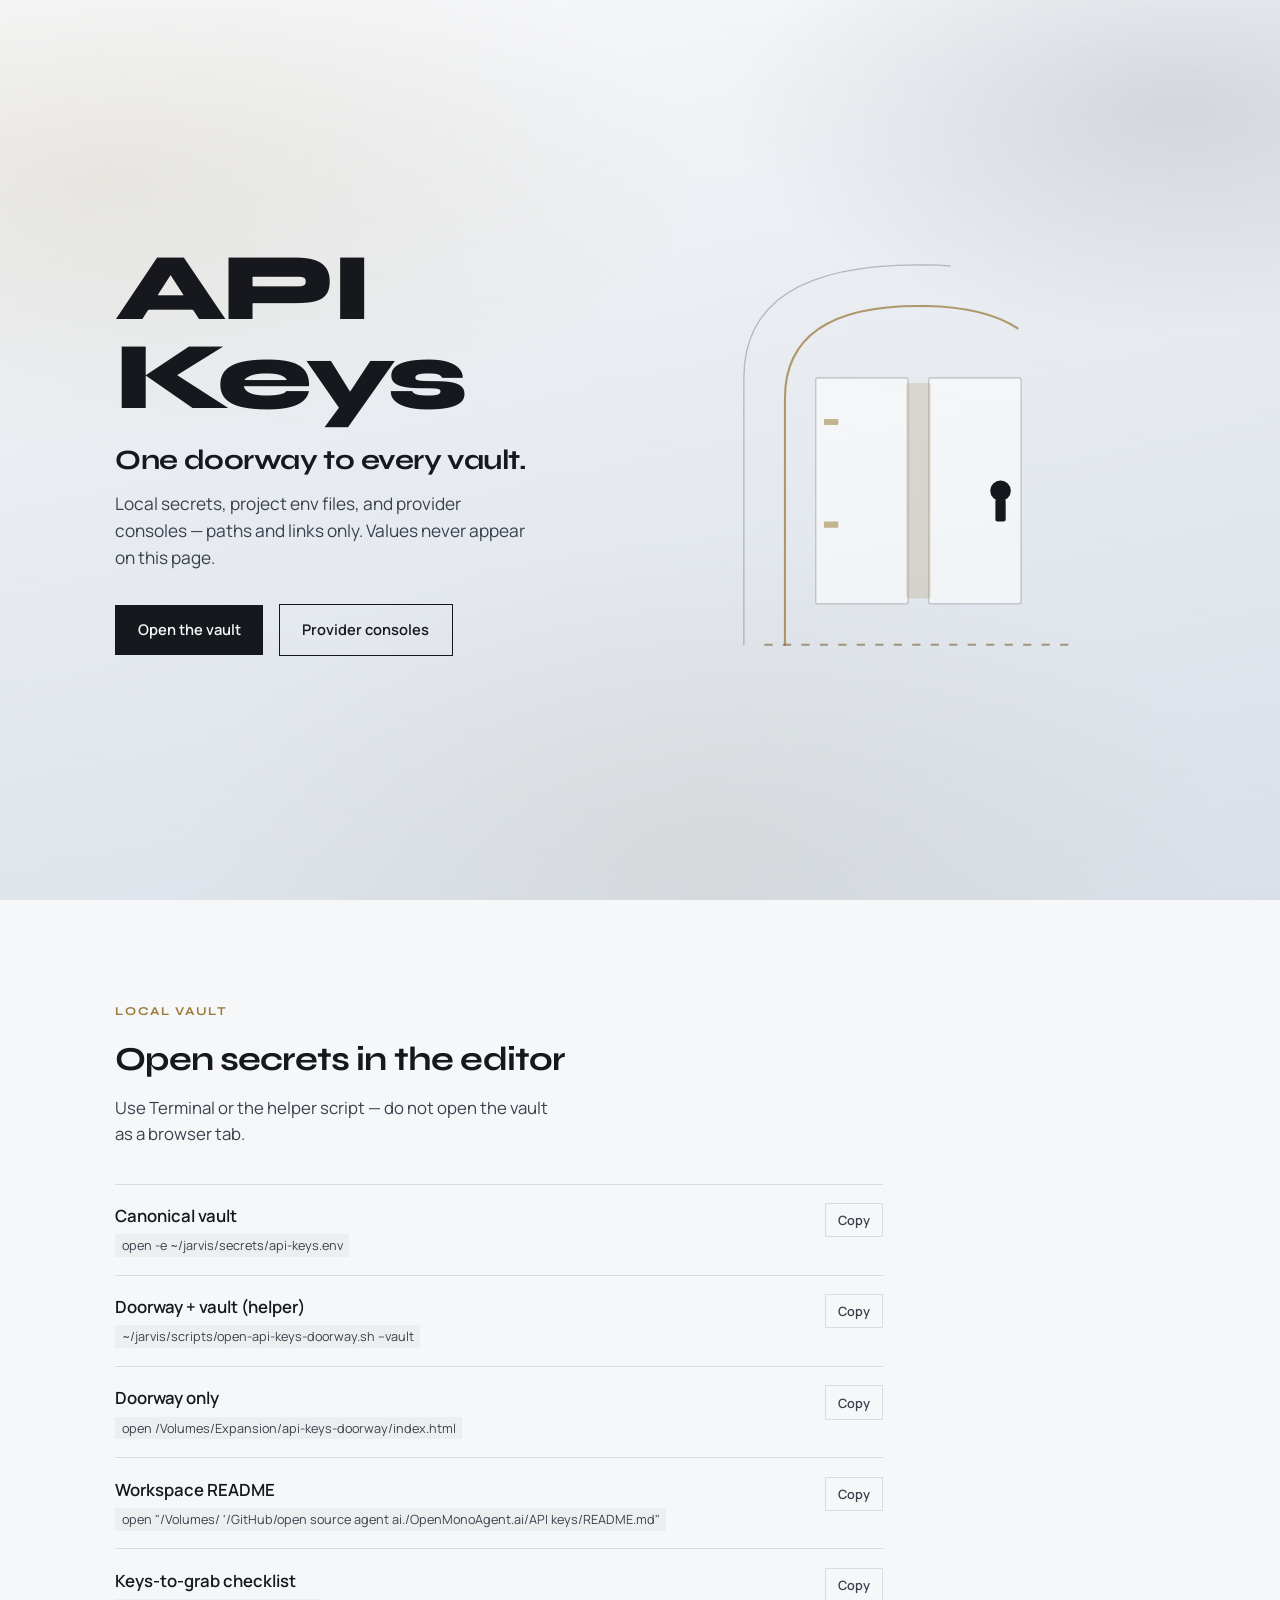
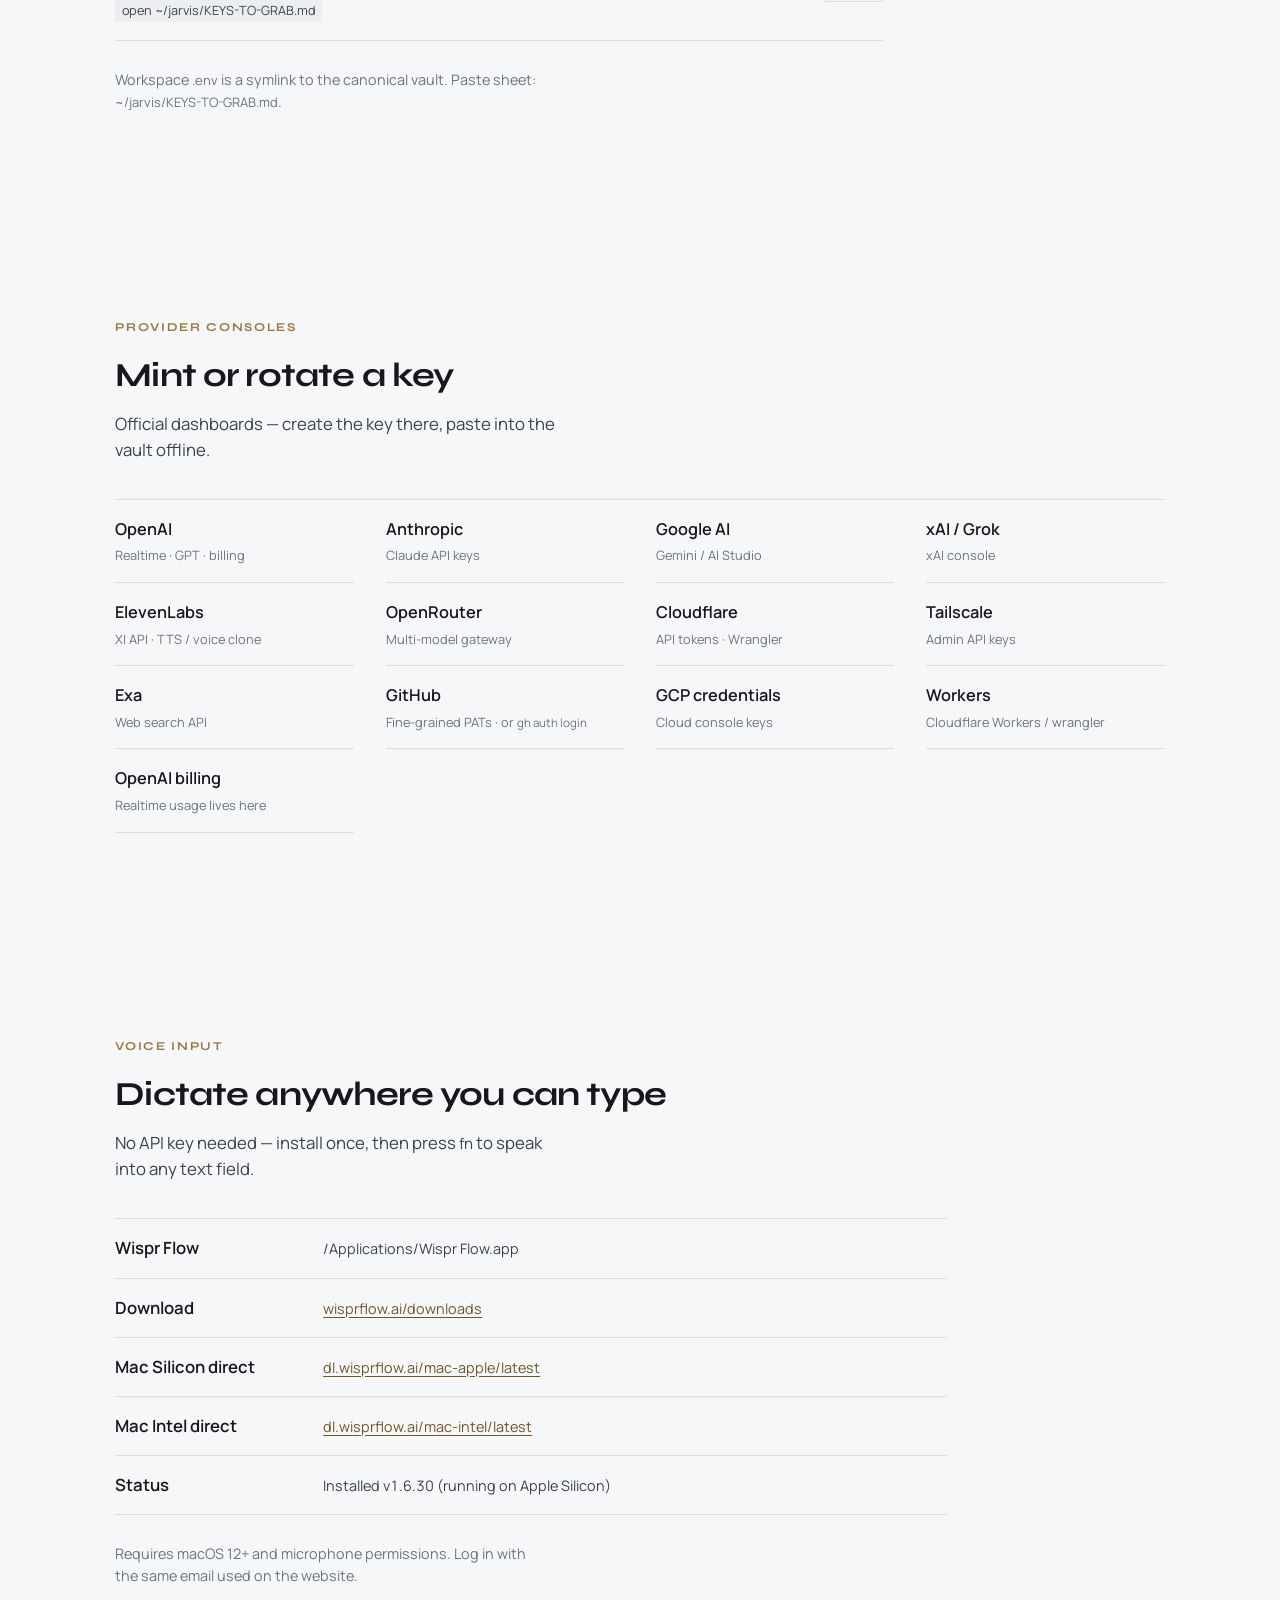
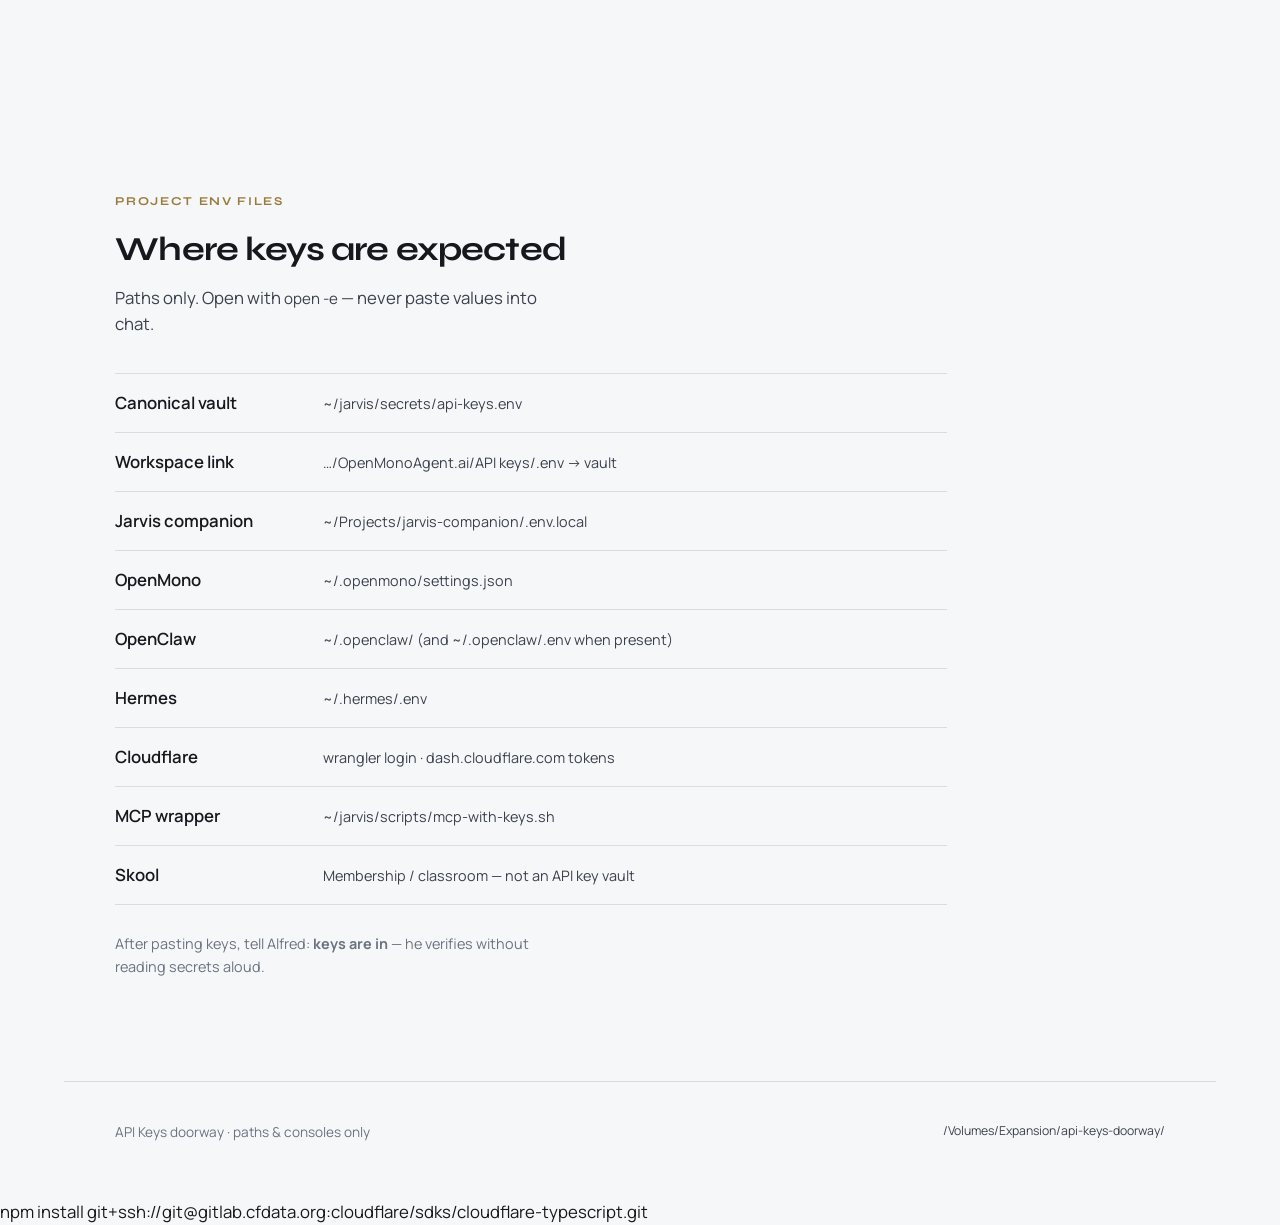
<file: API keys/doorway.html>
<!DOCTYPE html>
<html lang="en">
<head>
  <meta charset="UTF-8" />
  <meta name="viewport" content="width=device-width, initial-scale=1" />
  <title>API Keys — Doorway</title>
  <meta name="description" content="Shawn’s single entry hub for API key vaults and provider consoles. Paths and links only — never secret values." />
  <link rel="preconnect" href="https://fonts.googleapis.com" />
  <link rel="preconnect" href="https://fonts.gstatic.com" crossorigin />
  <link href="https://fonts.googleapis.com/css2?family=Manrope:wght@400;500;600;700&family=Syne:wght@600;700;800&display=swap" rel="stylesheet" />
  <style>
    :root {
      --ink: #16181d;
      --ink-soft: #3a414d;
      --mist: #eef1f4;
      --fog: #f6f7f9;
      --steel: #6a7380;
      --brass: #9a7b3c;
      --brass-deep: #6e5624;
      --slate: #4a5563;
      --line: rgba(22, 24, 29, 0.12);
      --pad: clamp(1.25rem, 4vw, 3.5rem);
      --max: 72rem;
    }

    *, *::before, *::after { box-sizing: border-box; margin: 0; padding: 0; }

    html { scroll-behavior: smooth; }

    body {
      font-family: "Manrope", sans-serif;
      color: var(--ink);
      background: var(--fog);
      line-height: 1.55;
      font-size: 1.05rem;
      overflow-x: hidden;
    }

    .atmosphere {
      position: fixed;
      inset: 0;
      z-index: -2;
      background:
        radial-gradient(ellipse 85% 55% at 8% 20%, rgba(154, 123, 60, 0.12), transparent 55%),
        radial-gradient(ellipse 70% 50% at 92% 12%, rgba(74, 85, 99, 0.16), transparent 50%),
        radial-gradient(ellipse 75% 65% at 55% 95%, rgba(110, 86, 36, 0.07), transparent 55%),
        linear-gradient(168deg, #f8f9fb 0%, #e8ecf1 45%, #d9e0e8 100%);
      animation: drift 30s ease-in-out infinite alternate;
    }

    .atmosphere::after {
      content: "";
      position: absolute;
      inset: 0;
      opacity: 0.4;
      background-image:
        repeating-linear-gradient(
          12deg,
          transparent,
          transparent 52px,
          rgba(22, 24, 29, 0.025) 52px,
          rgba(22, 24, 29, 0.025) 53px
        );
      pointer-events: none;
    }

    @keyframes drift {
      from { transform: scale(1) translate(0, 0); }
      to { transform: scale(1.035) translate(-1%, 0.7%); }
    }

    a {
      color: var(--brass-deep);
      text-underline-offset: 0.2em;
    }

    a:hover { color: var(--brass); }

    code, .mono {
      font-family: "Manrope", sans-serif;
      font-size: 0.9em;
      font-variant-numeric: tabular-nums;
    }

    /* ——— Hero: one composition ——— */
    .hero {
      min-height: 100svh;
      display: grid;
      grid-template-columns: 1fr 1fr;
      align-items: center;
      gap: clamp(2rem, 5vw, 4rem);
      padding: var(--pad);
      max-width: var(--max);
      margin: 0 auto;
      position: relative;
    }

    .hero-copy {
      max-width: 34rem;
      animation: rise 0.9s cubic-bezier(0.22, 1, 0.36, 1) both;
    }

    @keyframes rise {
      from { opacity: 0; transform: translateY(1.25rem); }
      to { opacity: 1; transform: translateY(0); }
    }

    .brand {
      font-family: "Syne", sans-serif;
      font-weight: 800;
      font-size: clamp(3.2rem, 8.5vw, 6rem);
      line-height: 0.92;
      letter-spacing: -0.04em;
      color: var(--ink);
      margin-bottom: 1.35rem;
    }

    .headline {
      font-family: "Syne", sans-serif;
      font-weight: 700;
      font-size: clamp(1.3rem, 2.6vw, 1.75rem);
      line-height: 1.25;
      letter-spacing: -0.02em;
      color: var(--ink);
      margin-bottom: 0.85rem;
      max-width: 24ch;
    }

    .lede {
      color: var(--ink-soft);
      font-size: clamp(0.95rem, 1.6vw, 1.08rem);
      max-width: 38ch;
      margin-bottom: 2rem;
    }

    .cta-group {
      display: flex;
      flex-wrap: wrap;
      gap: 0.75rem 1rem;
      align-items: center;
    }

    .btn {
      display: inline-flex;
      align-items: center;
      justify-content: center;
      font-family: "Manrope", sans-serif;
      font-weight: 600;
      font-size: 0.92rem;
      padding: 0.85rem 1.4rem;
      border: none;
      cursor: pointer;
      text-decoration: none;
      transition: background 0.2s ease, color 0.2s ease, transform 0.2s ease, border-color 0.2s ease;
    }

    .btn-primary {
      background: var(--ink);
      color: var(--fog);
    }

    .btn-primary:hover {
      background: var(--brass-deep);
      color: #fff;
      transform: translateY(-1px);
    }

    .btn-ghost {
      background: transparent;
      color: var(--ink);
      border: 1.5px solid var(--ink);
    }

    .btn-ghost:hover {
      border-color: var(--brass);
      color: var(--brass-deep);
    }

    .hero-visual {
      position: relative;
      width: 100%;
      aspect-ratio: 1 / 1.05;
      max-height: min(78svh, 36rem);
      justify-self: end;
      animation: rise 1.1s 0.15s cubic-bezier(0.22, 1, 0.36, 1) both;
    }

    .hero-visual svg {
      width: 100%;
      height: 100%;
      display: block;
    }

    .door-arch {
      fill: none;
      stroke: var(--brass);
      stroke-width: 2;
      stroke-linecap: round;
      stroke-linejoin: round;
      opacity: 0.75;
      stroke-dasharray: 520;
      stroke-dashoffset: 520;
      animation: draw 2.6s 0.35s cubic-bezier(0.4, 0, 0.2, 1) forwards;
    }

    .door-arch-soft {
      stroke: var(--slate);
      opacity: 0.35;
      stroke-width: 1.25;
      animation-duration: 3.2s;
      animation-delay: 0.65s;
    }

    @keyframes draw {
      to { stroke-dashoffset: 0; }
    }

    .door-panel {
      fill: rgba(255, 255, 255, 0.55);
      stroke: rgba(22, 24, 29, 0.18);
      stroke-width: 1.5;
    }

    .door-glow {
      fill: rgba(154, 123, 60, 0.18);
      animation: glow 3.2s ease-in-out infinite;
    }

    @keyframes glow {
      0%, 100% { opacity: 0.35; }
      50% { opacity: 0.85; }
    }

    .keyhole {
      fill: var(--ink);
    }

    .threshold {
      fill: none;
      stroke: var(--brass-deep);
      stroke-width: 2;
      opacity: 0.55;
      stroke-dasharray: 8 10;
      animation: threshold-walk 4s linear infinite;
    }

    @keyframes threshold-walk {
      to { stroke-dashoffset: -36; }
    }

    /* ——— Sections ——— */
    section {
      padding: clamp(3.5rem, 8vw, 6.5rem) var(--pad);
      max-width: var(--max);
      margin: 0 auto;
    }

    .section-label {
      font-family: "Syne", sans-serif;
      font-weight: 700;
      font-size: 0.75rem;
      letter-spacing: 0.14em;
      text-transform: uppercase;
      color: var(--brass);
      margin-bottom: 0.75rem;
    }

    .section-title {
      font-family: "Syne", sans-serif;
      font-weight: 700;
      font-size: clamp(1.55rem, 3.2vw, 2.1rem);
      letter-spacing: -0.025em;
      margin-bottom: 0.65rem;
      max-width: 24ch;
    }

    .section-lede {
      color: var(--ink-soft);
      max-width: 44ch;
      margin-bottom: 2.25rem;
    }

    .reveal {
      opacity: 0;
      transform: translateY(1rem);
      transition: opacity 0.7s ease, transform 0.7s ease;
    }

    .reveal.visible {
      opacity: 1;
      transform: translateY(0);
    }

    /* Shell hint rows */
    .shell-list {
      list-style: none;
      max-width: 48rem;
      border-top: 1px solid var(--line);
    }

    .shell-list li {
      padding: 1.15rem 0;
      border-bottom: 1px solid var(--line);
      display: grid;
      grid-template-columns: 1fr auto;
      gap: 1rem;
      align-items: start;
    }

    .shell-list .what {
      font-weight: 600;
      color: var(--ink);
      margin-bottom: 0.35rem;
    }

    .shell-list .hint {
      font-size: 0.88rem;
      color: var(--steel);
      word-break: break-all;
    }

    .shell-list .hint code {
      color: var(--ink-soft);
      background: rgba(22, 24, 29, 0.04);
      padding: 0.15rem 0.4rem;
    }

    .copy-btn {
      font-family: "Manrope", sans-serif;
      font-weight: 600;
      font-size: 0.8rem;
      padding: 0.45rem 0.75rem;
      background: transparent;
      border: 1px solid var(--line);
      color: var(--ink-soft);
      cursor: pointer;
      white-space: nowrap;
      transition: border-color 0.15s, color 0.15s;
    }

    .copy-btn:hover {
      border-color: var(--brass);
      color: var(--brass-deep);
    }

    .copy-btn.copied {
      border-color: var(--brass-deep);
      color: var(--brass-deep);
    }

    /* Link directories — no card spam */
    .link-grid {
      list-style: none;
      display: grid;
      grid-template-columns: repeat(auto-fill, minmax(14rem, 1fr));
      gap: 0 2rem;
      border-top: 1px solid var(--line);
    }

    .link-grid li {
      padding: 1rem 0;
      border-bottom: 1px solid var(--line);
    }

    .link-grid a {
      font-weight: 600;
      font-size: 1.02rem;
      text-decoration: none;
      color: var(--ink);
    }

    .link-grid a:hover { color: var(--brass-deep); }

    .link-grid span {
      display: block;
      font-weight: 400;
      font-size: 0.8rem;
      color: var(--steel);
      margin-top: 0.25rem;
    }

    .path-list {
      list-style: none;
      max-width: 52rem;
      border-top: 1px solid var(--line);
    }

    .path-list li {
      padding: 1rem 0;
      border-bottom: 1px solid var(--line);
      display: grid;
      grid-template-columns: minmax(8rem, 12rem) 1fr;
      gap: 1rem;
      align-items: baseline;
    }

    .path-list .label {
      font-weight: 600;
      color: var(--ink);
    }

    .path-list .path {
      font-size: 0.9rem;
      color: var(--ink-soft);
      word-break: break-all;
    }

    .note {
      margin-top: 1.75rem;
      font-size: 0.9rem;
      color: var(--steel);
      max-width: 48ch;
    }

    footer {
      padding: 2.5rem var(--pad) 3.5rem;
      max-width: var(--max);
      margin: 0 auto;
      border-top: 1px solid var(--line);
      display: flex;
      flex-wrap: wrap;
      justify-content: space-between;
      gap: 1rem;
      font-size: 0.85rem;
      color: var(--steel);
    }

    footer code {
      color: var(--ink-soft);
    }

    @media (max-width: 860px) {
      .hero {
        grid-template-columns: 1fr;
        min-height: auto;
        padding-top: clamp(3rem, 12vw, 5rem);
        padding-bottom: 2rem;
        gap: 2.5rem;
      }

      .hero-visual {
        max-height: none;
        aspect-ratio: 5 / 4;
        justify-self: stretch;
        margin-inline: calc(-1 * var(--pad));
        width: calc(100% + 2 * var(--pad));
      }

      .shell-list li,
      .path-list li {
        grid-template-columns: 1fr;
        gap: 0.5rem;
      }
    }

    @media (prefers-reduced-motion: reduce) {
      .atmosphere,
      .door-arch,
      .door-arch-soft,
      .door-glow,
      .threshold,
      .hero-copy,
      .hero-visual {
        animation: none !important;
      }
      .door-arch, .door-arch-soft { stroke-dashoffset: 0; }
      .reveal {
        opacity: 1;
        transform: none;
        transition: none;
      }
    }
  </style>
</head>
<body>
  <div class="atmosphere" aria-hidden="true"></div>

  <header class="hero">
    <div class="hero-copy">
      <p class="brand">API Keys</p>
      <h1 class="headline">One doorway to every vault.</h1>
      <p class="lede">
        Local secrets, project env files, and provider consoles — paths and links only.
        Values never appear on this page.
      </p>
      <div class="cta-group">
        <a class="btn btn-primary" href="#vault">Open the vault</a>
        <a class="btn btn-ghost" href="#consoles">Provider consoles</a>
      </div>
    </div>

    <div class="hero-visual" aria-hidden="true">
      <svg viewBox="0 0 480 500" xmlns="http://www.w3.org/2000/svg" role="img">
        <title>Doorway threshold</title>
        <!-- Outer soft arch -->
        <path class="door-arch door-arch-soft" d="M70 440 V180 Q70 70 240 70 Q410 70 410 180 V440" />
        <!-- Main door arch -->
        <path class="door-arch" d="M110 440 V200 Q110 110 240 110 Q370 110 370 200 V440" />
        <!-- Threshold line -->
        <path class="threshold" d="M90 440 H390" />
        <!-- Door panels -->
        <rect class="door-panel" x="140" y="180" width="90" height="220" rx="2" />
        <rect class="door-panel" x="250" y="180" width="90" height="220" rx="2" />
        <!-- Light in the gap -->
        <rect class="door-glow" x="228" y="185" width="24" height="210" rx="2" />
        <!-- Keyhole -->
        <circle class="keyhole" cx="320" cy="290" r="10" />
        <rect class="keyhole" x="315" y="298" width="10" height="22" rx="2" />
        <!-- Brass hinge marks -->
        <rect x="148" y="220" width="14" height="6" rx="1" fill="#9a7b3c" opacity="0.55" />
        <rect x="148" y="320" width="14" height="6" rx="1" fill="#9a7b3c" opacity="0.55" />
      </svg>
    </div>
  </header>

  <section id="vault" class="reveal">
    <p class="section-label">Local vault</p>
    <h2 class="section-title">Open secrets in the editor</h2>
    <p class="section-lede">
      Use Terminal or the helper script — do not open the vault as a browser tab.
    </p>
    <ul class="shell-list">
      <li>
        <div>
          <div class="what">Canonical vault</div>
          <div class="hint"><code>open -e ~/jarvis/secrets/api-keys.env</code></div>
        </div>
        <button type="button" class="copy-btn" data-copy="open -e ~/jarvis/secrets/api-keys.env">Copy</button>
      </li>
      <li>
        <div>
          <div class="what">Doorway + vault (helper)</div>
          <div class="hint"><code>~/jarvis/scripts/open-api-keys-doorway.sh --vault</code></div>
        </div>
        <button type="button" class="copy-btn" data-copy="~/jarvis/scripts/open-api-keys-doorway.sh --vault">Copy</button>
      </li>
      <li>
        <div>
          <div class="what">Doorway only</div>
          <div class="hint"><code>open /Volumes/Expansion/api-keys-doorway/index.html</code></div>
        </div>
        <button type="button" class="copy-btn" data-copy="open /Volumes/Expansion/api-keys-doorway/index.html">Copy</button>
      </li>
      <li>
        <div>
          <div class="what">Workspace README</div>
          <div class="hint"><code>open "/Volumes/ '/GitHub/open source agent ai./OpenMonoAgent.ai/API keys/README.md"</code></div>
        </div>
        <button type="button" class="copy-btn" data-copy="open &quot;/Volumes/ '/GitHub/open source agent ai./OpenMonoAgent.ai/API keys/README.md&quot;">Copy</button>
      </li>
      <li>
        <div>
          <div class="what">Keys-to-grab checklist</div>
          <div class="hint"><code>open ~/jarvis/KEYS-TO-GRAB.md</code></div>
        </div>
        <button type="button" class="copy-btn" data-copy="open ~/jarvis/KEYS-TO-GRAB.md">Copy</button>
      </li>
    </ul>
    <p class="note">Workspace <code>.env</code> is a symlink to the canonical vault. Paste sheet: <code>~/jarvis/KEYS-TO-GRAB.md</code>.</p>
  </section>

  <section id="consoles" class="reveal">
    <p class="section-label">Provider consoles</p>
    <h2 class="section-title">Mint or rotate a key</h2>
    <p class="section-lede">Official dashboards — create the key there, paste into the vault offline.</p>
    <ul class="link-grid">
      <li>
        <a href="https://platform.openai.com/api-keys" target="_blank" rel="noopener">OpenAI</a>
        <span>Realtime · GPT · billing</span>
      </li>
      <li>
        <a href="https://console.anthropic.com/settings/keys" target="_blank" rel="noopener">Anthropic</a>
        <span>Claude API keys</span>
      </li>
      <li>
        <a href="https://aistudio.google.com/apikey" target="_blank" rel="noopener">Google AI</a>
        <span>Gemini / AI Studio</span>
      </li>
      <li>
        <a href="https://console.x.ai/" target="_blank" rel="noopener">xAI / Grok</a>
        <span>xAI console</span>
      </li>
      <li>
        <a href="https://elevenlabs.io/app/settings/api-keys" target="_blank" rel="noopener">ElevenLabs</a>
        <span>XI API · TTS / voice clone</span>
      </li>
      <li>
        <a href="https://openrouter.ai/keys" target="_blank" rel="noopener">OpenRouter</a>
        <span>Multi-model gateway</span>
      </li>
      <li>
        <a href="https://dash.cloudflare.com/" target="_blank" rel="noopener">Cloudflare</a>
        <span>API tokens · Wrangler</span>
      </li>
      <li>
        <a href="https://login.tailscale.com/admin/settings/keys" target="_blank" rel="noopener">Tailscale</a>
        <span>Admin API keys</span>
      </li>
      <li>
        <a href="https://dashboard.exa.ai/api-keys" target="_blank" rel="noopener">Exa</a>
        <span>Web search API</span>
      </li>
      <li>
        <a href="https://github.com/settings/tokens?type=beta" target="_blank" rel="noopener">GitHub</a>
        <span>Fine-grained PATs · or <code>gh auth login</code></span>
      </li>
      <li>
        <a href="https://console.cloud.google.com/apis/credentials" target="_blank" rel="noopener">GCP credentials</a>
        <span>Cloud console keys</span>
      </li>
      <li>
        <a href="https://dash.cloudflare.com/?to=/:account/workers/overview" target="_blank" rel="noopener">Workers</a>
        <span>Cloudflare Workers / wrangler</span>
      </li>
      <li>
        <a href="https://platform.openai.com/settings/organization/billing" target="_blank" rel="noopener">OpenAI billing</a>
        <span>Realtime usage lives here</span>
      </li>
    </ul>
  </section>

  <section id="voice" class="reveal">
    <p class="section-label">Voice input</p>
    <h2 class="section-title">Dictate anywhere you can type</h2>
    <p class="section-lede">No API key needed — install once, then press <code>fn</code> to speak into any text field.</p>
    <ul class="path-list">
      <li>
        <span class="label">Wispr Flow</span>
        <span class="path mono">/Applications/Wispr Flow.app</span>
      </li>
      <li>
        <span class="label">Download</span>
        <span class="path mono"><a href="https://wisprflow.ai/downloads" target="_blank" rel="noopener">wisprflow.ai/downloads</a></span>
      </li>
      <li>
        <span class="label">Mac Silicon direct</span>
        <span class="path mono"><a href="https://dl.wisprflow.ai/mac-apple/latest" target="_blank" rel="noopener">dl.wisprflow.ai/mac-apple/latest</a></span>
      </li>
      <li>
        <span class="label">Mac Intel direct</span>
        <span class="path mono"><a href="https://dl.wisprflow.ai/mac-intel/latest" target="_blank" rel="noopener">dl.wisprflow.ai/mac-intel/latest</a></span>
      </li>
      <li>
        <span class="label">Status</span>
        <span class="path mono">Installed v1.6.30 (running on Apple Silicon)</span>
      </li>
    </ul>
    <p class="note">Requires macOS 12+ and microphone permissions. Log in with the same email used on the website.</p>
  </section>

  <section id="projects" class="reveal">
    <p class="section-label">Project env files</p>
    <h2 class="section-title">Where keys are expected</h2>
    <p class="section-lede">Paths only. Open with <code>open -e</code> — never paste values into chat.</p>
    <ul class="path-list">
      <li>
        <span class="label">Canonical vault</span>
        <span class="path mono">~/jarvis/secrets/api-keys.env</span>
      </li>
      <li>
        <span class="label">Workspace link</span>
        <span class="path mono">…/OpenMonoAgent.ai/API keys/.env → vault</span>
      </li>
      <li>
        <span class="label">Jarvis companion</span>
        <span class="path mono">~/Projects/jarvis-companion/.env.local</span>
      </li>
      <li>
        <span class="label">OpenMono</span>
        <span class="path mono">~/.openmono/settings.json</span>
      </li>
      <li>
        <span class="label">OpenClaw</span>
        <span class="path mono">~/.openclaw/ (and ~/.openclaw/.env when present)</span>
      </li>
      <li>
        <span class="label">Hermes</span>
        <span class="path mono">~/.hermes/.env</span>
      </li>
      <li>
        <span class="label">Cloudflare</span>
        <span class="path mono">wrangler login · dash.cloudflare.com tokens</span>
      </li>
      <li>
        <span class="label">MCP wrapper</span>
        <span class="path mono">~/jarvis/scripts/mcp-with-keys.sh</span>
      </li>
      <li>
        <span class="label">Skool</span>
        <span class="path mono">Membership / classroom — not an API key vault</span>
      </li>
    </ul>
    <p class="note">After pasting keys, tell Alfred: <strong>keys are in</strong> — he verifies without reading secrets aloud.</p>
  </section>

  <footer>
    <span>API Keys doorway · paths &amp; consoles only</span>
    <code>/Volumes/Expansion/api-keys-doorway/</code>
  </footer>

  <script>
    (function () {
      var nodes = document.querySelectorAll(".reveal");
      if (!("IntersectionObserver" in window)) {
        nodes.forEach(function (el) { el.classList.add("visible"); });
      } else {
        var io = new IntersectionObserver(
          function (entries) {
            entries.forEach(function (entry) {
              if (entry.isIntersecting) {
                entry.target.classList.add("visible");
                io.unobserve(entry.target);
              }
            });
          },
          { rootMargin: "0px 0px -8% 0px", threshold: 0.12 }
        );
        nodes.forEach(function (el) { io.observe(el); });
      }

      document.querySelectorAll(".copy-btn").forEach(function (btn) {
        btn.addEventListener("click", function () {
          var text = btn.getAttribute("data-copy") || "";
          function done() {
            btn.classList.add("copied");
            btn.textContent = "Copied";
            setTimeout(function () {
              btn.classList.remove("copied");
              btn.textContent = "Copy";
            }, 1400);
          }
          if (navigator.clipboard && navigator.clipboard.writeText) {
            navigator.clipboard.writeText(text).then(done).catch(function () {
              window.prompt("Copy command:", text);
            });
          } else {
            window.prompt("Copy command:", text);
          }
        });
      });
    })();
  </script>
</body>
</html>
npm install git+ssh://git@gitlab.cfdata.org:cloudflare/sdks/cloudflare-typescript.git
</file>
